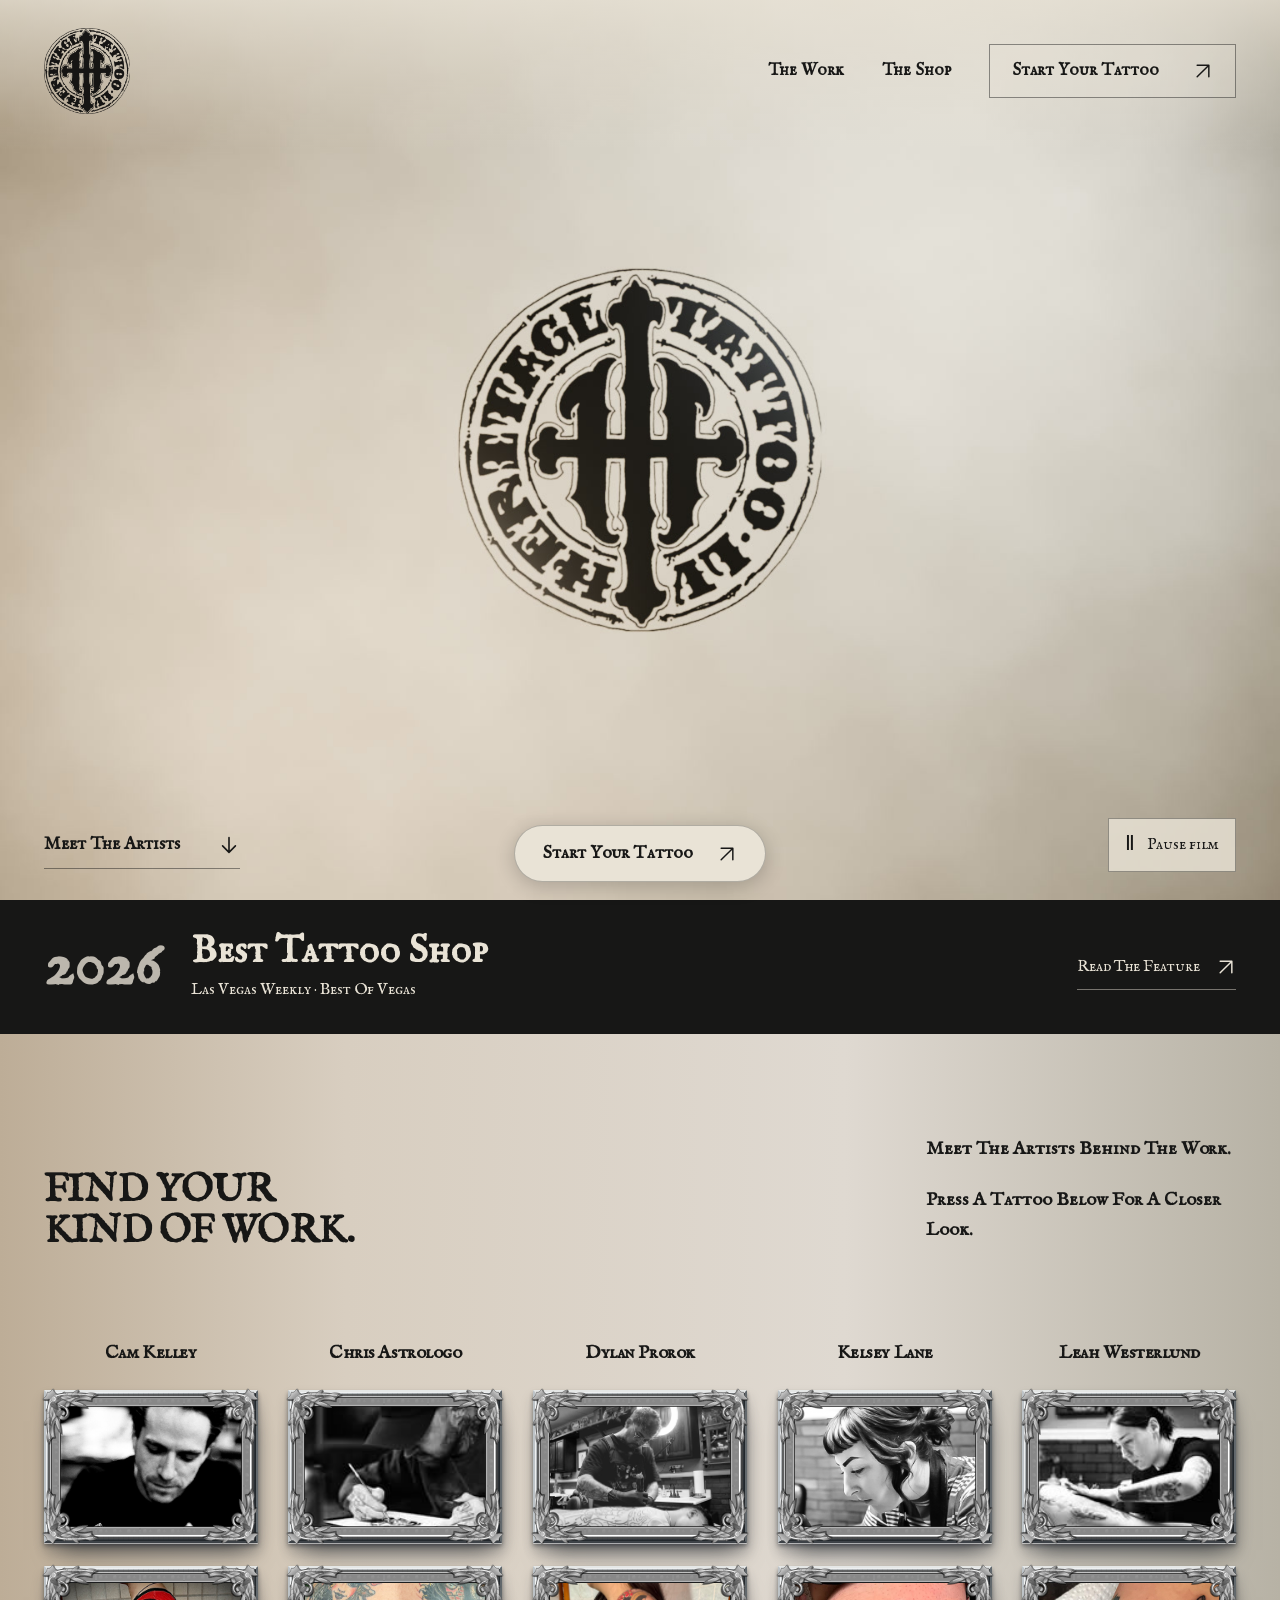
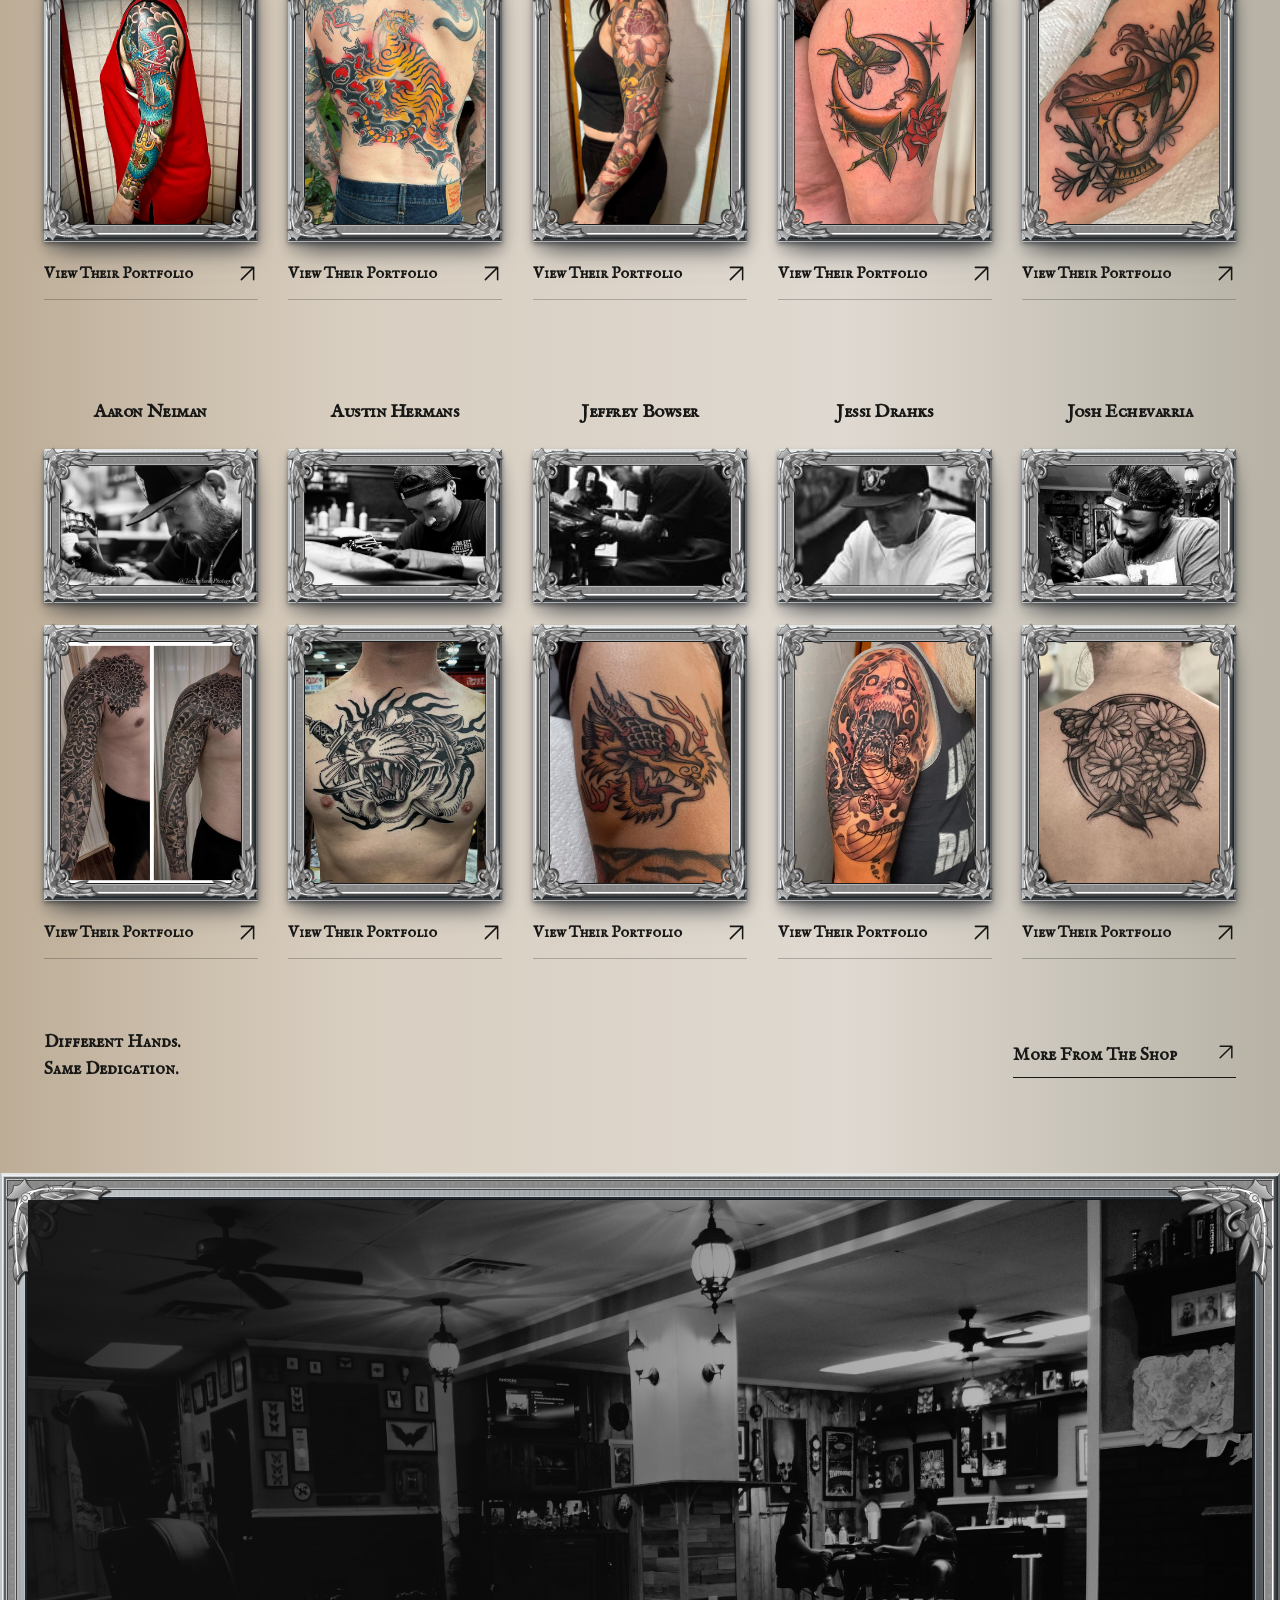
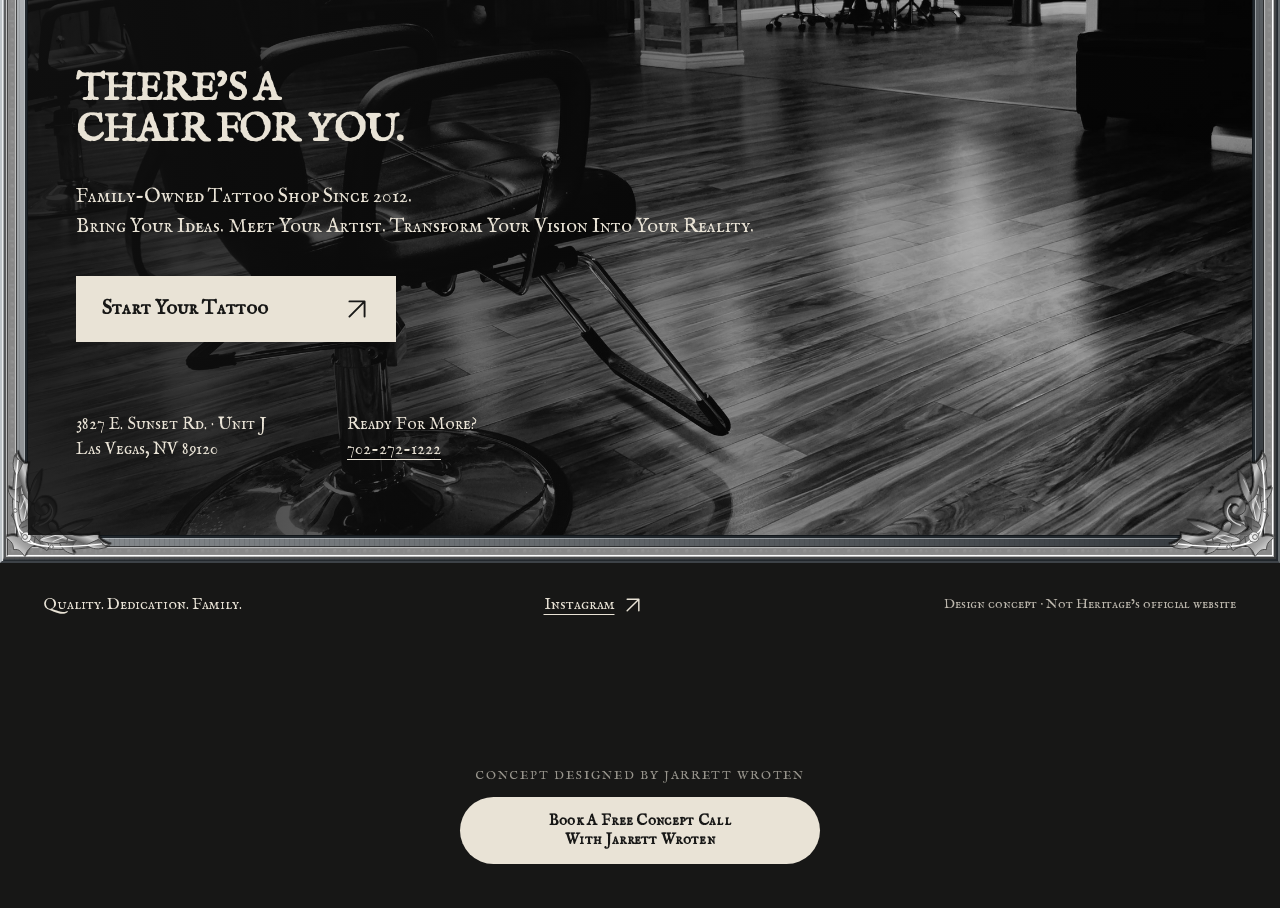
<file: index.html>
<!doctype html>
<html lang="en">
<head>
  <meta charset="utf-8">
  <meta name="viewport" content="width=device-width, initial-scale=1">
  <meta name="robots" content="noindex,nofollow">
  <meta name="theme-color" content="#171716">
  <title>Heritage Tattoo | Made Here. Worn Forever.</title>
  <meta name="description" content="A cinematic website design concept for Heritage Tattoo, Las Vegas.">
  <meta property="og:type" content="website">
  <meta property="og:site_name" content="Heritage Tattoo">
  <meta property="og:title" content="Heritage Tattoo | Made Here. Worn Forever.">
  <meta property="og:description" content="A cinematic website design concept for Heritage Tattoo, Las Vegas.">
  <meta property="og:url" content="https://heritage.jarrettwroten.com/">
  <meta property="og:image" content="https://heritage.jarrettwroten.com/assets/heritage-share-logo-v1.png">
  <meta property="og:image:secure_url" content="https://heritage.jarrettwroten.com/assets/heritage-share-logo-v1.png">
  <meta property="og:image:type" content="image/png">
  <meta property="og:image:width" content="1730">
  <meta property="og:image:height" content="909">
  <meta property="og:image:alt" content="The complete Heritage Tattoo Las Vegas logo centered on a charcoal background.">
  <meta name="twitter:card" content="summary_large_image">
  <meta name="twitter:title" content="Heritage Tattoo | Made Here. Worn Forever.">
  <meta name="twitter:description" content="A cinematic website design concept for Heritage Tattoo, Las Vegas.">
  <meta name="twitter:image" content="https://heritage.jarrettwroten.com/assets/heritage-share-logo-v1.png">
  <meta name="twitter:image:alt" content="The complete Heritage Tattoo Las Vegas logo centered on a charcoal background.">
  <link rel="icon" href="assets/heritage-logo.png">
  <link rel="preload" href="assets/im-fell-english-sc-400.woff2" as="font" type="font/woff2" crossorigin>
  <link rel="stylesheet" href="styles.css?v=matched-headline-size-20260927">
  <link rel="stylesheet" href="framed.css?v=edge-frame-roster-20260927">
  <script src="assets/vendor/lenis-1.3.26/dist/lenis.min.js" defer></script>
  <script src="assets/smooth-scroll.js?v=tau-041" defer></script>
  <script src="app.js?v=single-play-film-20260926" defer></script>
<script type="text/javascript">(function(w,d){w.clarity=w.clarity||function(){(w.clarity.q=w.clarity.q||[]).push(arguments)};var done=0,ev=["scroll","pointerdown","keydown"],o={passive:true,capture:true};function go(){if(done)return;done=1;ev.forEach(function(e){w.removeEventListener(e,go,o)});var t=d.createElement("script");t.async=1;t.src="https://www.clarity.ms/tag/yvve5xueah";var y=d.getElementsByTagName("script")[0];y.parentNode.insertBefore(t,y)}ev.forEach(function(e){w.addEventListener(e,go,o)});function idle(){w.requestIdleCallback?w.requestIdleCallback(go,{timeout:2500}):setTimeout(go,2500)}d.readyState==="complete"?idle():w.addEventListener("load",idle,{once:true})})(window,document);clarity("set","site","heritage");</script>
</head>
<body class="framed-draft">
  <a class="skip-link" href="#work">Skip to the work</a>
  <header class="site-header">
    <a class="brand" href="#top" aria-label="Heritage Tattoo, back to top"><img src="assets/heritage-logo.png" width="590" height="593" alt="Heritage Tattoo Las Vegas"></a>
    <nav aria-label="Main navigation">
      <a href="#work">The Work</a>
      <a href="#visit">The Shop</a>
      <a class="booking-link" href="https://heritagetattoolv.com/book" target="_blank" rel="noopener">Start Your Tattoo <svg class="icon-arrow" viewBox="0 0 24 24" aria-hidden="true" focusable="false"><path d="M5 19 19 5M5 5h14v14"/></svg></a>
    </nav>
  </header>
  <main id="top">
    <section class="opening-film" aria-labelledby="opening-title">
      <div class="film-stage">
        <video id="opening-film" class="opening-film-media" autoplay muted playsinline preload="auto" controls poster="assets/opening-film/heritage-ink-poster.jpg" aria-label="An original animated ink film forming Heritage Tattoo’s official mark on paper">
          <source src="assets/opening-film/heritage-ink-opening.mp4" type="video/mp4">
        </video>
        <div class="film-top-shade" aria-hidden="true"></div>
        <div class="film-title">
          <h1 id="opening-title">MADE HERE.<br>WORN FOREVER.</h1>
          <p>Custom Tattooing in Las Vegas since 2012.<br>Quality. Dedication. Family.</p>
        </div>
        <div class="film-actions">
          <a href="#work">Meet The Artists <svg class="icon-arrow" viewBox="0 0 24 24" aria-hidden="true" focusable="false"><path d="M12 4v16m-7-7 7 7 7-7"/></svg></a>
          <button class="film-toggle" type="button" aria-label="Pause opening film" aria-pressed="false" hidden><span class="film-state-icon" aria-hidden="true">Ⅱ</span><span class="film-state-label">Pause film</span></button>
        </div>
      </div>
    </section>

    <div class="work-passage">
    <aside class="award" aria-label="Las Vegas Weekly award recognition">
      <a class="award-link" href="https://lasvegasweekly.com/news/2026/aug/27/best-tattoo-shop-heritage-tattoo/" target="_blank" rel="noopener" aria-label="Read Las Vegas Weekly’s 2026 Best Tattoo Shop recognition for Heritage Tattoo">
        <span class="award-year">2026</span>
        <span class="award-copy"><strong>Best Tattoo Shop</strong><span>Las Vegas Weekly · Best Of Vegas</span></span>
        <span class="award-source">Read The Feature <svg class="icon-arrow" viewBox="0 0 24 24" aria-hidden="true" focusable="false"><path d="M5 19 19 5M5 5h14v14"/></svg></span>
      </a>
    </aside>

    <section class="work" id="work" aria-labelledby="work-title">
      <img class="work-logo" src="assets/heritage-logo.png" width="590" height="593" alt="" aria-hidden="true">
      <div class="work-intro">
        <h2 id="work-title">FIND YOUR<br>KIND OF WORK.</h2>
        <div><p>Meet The Artists Behind The Work.</p><p>Press A Tattoo Below For A Closer Look.</p></div>
      </div>
      <div class="artist-grid">
        <article class="artist" aria-labelledby="artist-cam">
          <h3 id="artist-cam">Cam Kelley</h3>
          <div class="picture-frame portrait-frame"><img class="artist-portrait" style="object-position:50% 0%" src="assets/artists/cam-kelley-portrait.jpg" alt="Cam Kelley concentrating on his tattoo work" width="585" height="883" loading="lazy"></div>
          <div class="artist-work">
            <button class="artist-detail picture-frame work-frame" type="button" data-art="assets/artists/cam-kelley-work-jpeg.jpg" data-caption="Japanese dragon sleeve by Cam Kelley" aria-label="View Cam Kelley’s dragon sleeve in detail">
              <img src="assets/artists/cam-kelley-work-jpeg.jpg" alt="A turquoise and red Japanese dragon sleeve by Cam Kelley" width="1878" height="2504" loading="lazy">
            </button>
            <a class="artist-portfolio" href="https://www.cameronkelleytattoo.com/portfolio" rel="noreferrer" aria-label="View Cam Kelley’s portfolio">View Their Portfolio <svg class="icon-arrow" viewBox="0 0 24 24" aria-hidden="true" focusable="false"><path d="M5 19 19 5M5 5h14v14"/></svg></a>
          </div>
        </article>
        <article class="artist" aria-labelledby="artist-chris">
          <h3 id="artist-chris">Chris Astrologo</h3>
          <div class="picture-frame portrait-frame"><img class="artist-portrait" src="assets/artists/chris-astrologo-portrait-instagram.jpg" alt="Chris Astrologo drawing, from Heritage’s named artist highlight" width="150" height="150" loading="lazy"></div>
          <div class="artist-work">
            <button class="artist-detail picture-frame work-frame" type="button" data-art="assets/artists/chris-astrologo-work-tiger.jpg" data-caption="Tiger and rocks by Chris Astrologo" aria-label="View Chris Astrologo’s tiger back tattoo in detail">
              <img src="assets/artists/chris-astrologo-work-tiger.jpg" alt="An orange tiger, black rocks and red background tattooed on a back by Chris Astrologo" width="720" height="960" loading="lazy">
            </button>
            <a class="artist-portfolio" href="https://www.instagram.com/chrisastrologo/" rel="noreferrer" aria-label="View Chris Astrologo’s portfolio">View Their Portfolio <svg class="icon-arrow" viewBox="0 0 24 24" aria-hidden="true" focusable="false"><path d="M5 19 19 5M5 5h14v14"/></svg></a>
          </div>
        </article>
        <article class="artist" aria-labelledby="artist-dylan">
          <h3 id="artist-dylan">Dylan Prorok</h3>
          <div class="picture-frame portrait-frame"><img class="artist-portrait" src="assets/artists/dylan-prorok-portrait.webp" alt="Dylan Prorok tattooing at Heritage" width="1500" height="1000" loading="lazy"></div>
          <div class="artist-work">
            <button class="artist-detail picture-frame work-frame" type="button" data-art="assets/artists/dylan-prorok-work.jpg" data-caption="Peony and cherry blossom sleeve by Dylan Prorok" aria-label="View Dylan Prorok’s peony and cherry blossom sleeve in detail">
              <img src="assets/artists/dylan-prorok-work.jpg" alt="A peony and cherry blossom sleeve by Dylan Prorok" width="1536" height="2048" loading="lazy">
            </button>
            <a class="artist-portfolio" href="https://www.dylanprorok.com/portfolio" rel="noreferrer" aria-label="View Dylan Prorok’s portfolio">View Their Portfolio <svg class="icon-arrow" viewBox="0 0 24 24" aria-hidden="true" focusable="false"><path d="M5 19 19 5M5 5h14v14"/></svg></a>
          </div>
        </article>
        <article class="artist" aria-labelledby="artist-kelsey">
          <h3 id="artist-kelsey">Kelsey Lane</h3>
          <div class="picture-frame portrait-frame"><img class="artist-portrait" style="object-position:50% 20%" src="assets/artist-kelsey.jpg" alt="Kelsey Lane tattooing at Heritage" width="480" height="640" loading="lazy"></div>
          <div class="artist-work">
            <button class="artist-detail picture-frame work-frame" type="button" data-art="assets/kelsey-2.jpg" data-caption="Moon, moth & rose by Kelsey Lane" aria-label="View Kelsey Lane’s moon, moth and rose tattoo in detail">
              <img src="assets/kelsey-2.jpg" alt="A crescent moon, moth and rose tattoo by Kelsey Lane" width="687" height="916" loading="lazy">
            </button>
            <a class="artist-portfolio" href="https://heritagetattoolv.com/kelsey" rel="noreferrer" aria-label="View Kelsey Lane’s portfolio">View Their Portfolio <svg class="icon-arrow" viewBox="0 0 24 24" aria-hidden="true" focusable="false"><path d="M5 19 19 5M5 5h14v14"/></svg></a>
          </div>
        </article>
        <article class="artist" aria-labelledby="artist-leah">
          <h3 id="artist-leah">Leah Westerlund</h3>
          <div class="picture-frame portrait-frame"><img class="artist-portrait" src="assets/artists/leah-portrait-highlight-150.jpg" alt="Leah Westerlund at work, from Heritage’s named artist highlight" width="150" height="150" loading="lazy"></div>
          <div class="artist-work">
            <button class="artist-detail picture-frame work-frame" type="button" data-art="assets/artists/leah-work-jasmine-tea-full.jpg" data-caption="Jasmine tea by Leah Westerlund" aria-label="View Leah Westerlund’s jasmine tea tattoo in detail">
              <img src="assets/artists/leah-work-jasmine-tea-full.jpg" alt="A gold teacup with jasmine flowers tattooed by Leah Westerlund" width="1440" height="1440" loading="lazy">
            </button>
            <a class="artist-portfolio" href="https://www.instagram.com/westerlund.tattoos/" rel="noreferrer" aria-label="View Leah Westerlund’s portfolio">View Their Portfolio <svg class="icon-arrow" viewBox="0 0 24 24" aria-hidden="true" focusable="false"><path d="M5 19 19 5M5 5h14v14"/></svg></a>
          </div>
        </article>
        <article class="artist" aria-labelledby="artist-aaron">
          <h3 id="artist-aaron">Aaron Neiman</h3>
          <div class="picture-frame portrait-frame"><img class="artist-portrait" src="assets/artist-aaron.jpg" alt="Aaron Neiman concentrating on a tattoo" width="1920" height="1281" loading="lazy"></div>
          <div class="artist-work">
            <button class="artist-detail picture-frame work-frame" type="button" data-art="assets/aaron-4.jpg" data-caption="Ornamental sleeve by Aaron Neiman" aria-label="View Aaron Neiman’s ornamental sleeve in detail">
              <img src="assets/aaron-4.jpg" alt="Two views of a black ornamental sleeve by Aaron Neiman" width="911" height="916" loading="lazy">
            </button>
            <a class="artist-portfolio" href="https://heritagetattoolv.com/aaron" rel="noreferrer" aria-label="View Aaron Neiman’s portfolio">View Their Portfolio <svg class="icon-arrow" viewBox="0 0 24 24" aria-hidden="true" focusable="false"><path d="M5 19 19 5M5 5h14v14"/></svg></a>
          </div>
        </article>
        <article class="artist" aria-labelledby="artist-austin">
          <h3 id="artist-austin">Austin Hermans</h3>
          <div class="picture-frame portrait-frame"><img class="artist-portrait" src="assets/artists/austin-hermans-site-original.jpg" alt="Austin Hermans working on a tattoo" width="2894" height="1926" loading="lazy"></div>
          <div class="artist-work">
            <button class="artist-detail picture-frame work-frame" type="button" data-art="assets/artists/austin-hermans-work.jpg" data-caption="Tiger and swords by Austin Hermans" aria-label="View Austin Hermans’s tiger and swords chest tattoo in detail">
              <img src="assets/artists/austin-hermans-work.jpg" alt="A bold tiger and swords chest tattoo by Austin Hermans" width="1440" height="1644" loading="lazy">
            </button>
            <a class="artist-portfolio" href="https://www.instagram.com/okayaustinart/" rel="noreferrer" aria-label="View Austin Hermans’s portfolio">View Their Portfolio <svg class="icon-arrow" viewBox="0 0 24 24" aria-hidden="true" focusable="false"><path d="M5 19 19 5M5 5h14v14"/></svg></a>
          </div>
        </article>
        <article class="artist" aria-labelledby="artist-jeffrey">
          <h3 id="artist-jeffrey">Jeffrey Bowser</h3>
          <div class="picture-frame portrait-frame"><img class="artist-portrait" src="assets/artists/jeffrey-bowser-portrait-instagram.jpg" alt="Jeffrey Bowser at work, from Heritage’s named artist highlight" width="150" height="150" loading="lazy"></div>
          <div class="artist-work">
            <button class="artist-detail picture-frame work-frame" type="button" data-art="assets/artists/jeffrey-bowser-work-dragon.jpg" data-caption="Golden dragon by Jeffrey Bowser" aria-label="View Jeffrey Bowser’s golden dragon tattoo in detail">
              <img src="assets/artists/jeffrey-bowser-work-dragon.jpg" alt="A golden, red and black dragon head tattoo by Jeffrey Bowser" width="720" height="960" loading="lazy">
            </button>
            <a class="artist-portfolio" href="https://www.instagram.com/jckbtattoos/" rel="noreferrer" aria-label="View Jeffrey Bowser’s portfolio">View Their Portfolio <svg class="icon-arrow" viewBox="0 0 24 24" aria-hidden="true" focusable="false"><path d="M5 19 19 5M5 5h14v14"/></svg></a>
          </div>
        </article>
        <article class="artist" aria-labelledby="artist-jessi">
          <h3 id="artist-jessi">Jessi Drahks</h3>
          <div class="picture-frame portrait-frame"><img class="artist-portrait" style="object-position:50% 20%" src="assets/artists/jessi-drahks-portrait-thumb.jpg" alt="Jessi Drahks at work, from Heritage’s named artist highlight" width="150" height="150" loading="lazy"></div>
          <div class="artist-work">
            <button class="artist-detail picture-frame work-frame" type="button" data-art="assets/artists/jessi-drahks-work-candidate.jpg" data-caption="Reaper and snake cover-up by Jessi Drahks" aria-label="View Jessi Drahks’s reaper and snake tattoo in detail">
              <img src="assets/artists/jessi-drahks-work-candidate.jpg" alt="A black-and-gray reaper and snake upper-arm tattoo by Jessi Drahks" width="720" height="1280" loading="lazy">
            </button>
            <a class="artist-portfolio" href="https://www.instagram.com/jessi.drahks/" rel="noreferrer" aria-label="View Jessi Drahks’s portfolio">View Their Portfolio <svg class="icon-arrow" viewBox="0 0 24 24" aria-hidden="true" focusable="false"><path d="M5 19 19 5M5 5h14v14"/></svg></a>
          </div>
        </article>
        <article class="artist" aria-labelledby="artist-josh">
          <h3 id="artist-josh">Josh Echevarria</h3>
          <div class="picture-frame portrait-frame"><img class="artist-portrait" style="object-position:50% 20%" src="assets/artists/josh-echevarria-portrait.jpeg" alt="Josh Echevarria, also known as Josh Etch, tattooing" width="439" height="530" loading="lazy"></div>
          <div class="artist-work">
            <button class="artist-detail picture-frame work-frame" type="button" data-art="assets/artists/josh-echevarria-work.jpeg" data-caption="Flowers and butterfly by Josh Echevarria" aria-label="View Josh Echevarria’s floral back tattoo in detail">
              <img src="assets/artists/josh-echevarria-work.jpeg" alt="A floral and butterfly upper-back tattoo by Josh Echevarria" width="842" height="916" loading="lazy">
            </button>
            <a class="artist-portfolio" href="https://heritagetattoolv.com/josh" rel="noreferrer" aria-label="View Josh Echevarria’s portfolio">View Their Portfolio <svg class="icon-arrow" viewBox="0 0 24 24" aria-hidden="true" focusable="false"><path d="M5 19 19 5M5 5h14v14"/></svg></a>
          </div>
        </article>
      </div>
      <div class="work-outro"><p>Different Hands.<br>Same Dedication.</p><a href="https://www.instagram.com/heritagetattoolv/" target="_blank" rel="noopener">More From The Shop <svg class="icon-arrow" viewBox="0 0 24 24" aria-hidden="true" focusable="false"><path d="M5 19 19 5M5 5h14v14"/></svg></a></div>
    </section>

    </div>

    <section class="visit" id="visit" aria-labelledby="visit-title">
      <div class="picture-frame visit-frame"><img class="visit-photo" src="assets/shop-chair.jpg" alt="The chairs, artwork and working space inside Heritage Tattoo" width="2500" height="1661" loading="lazy"></div>
      <div class="visit-copy">
        <h2 id="visit-title">THERE’S A<br>CHAIR FOR YOU.</h2>
        <p>Family-Owned Tattoo Shop Since 2012.<br> Bring Your Ideas. Meet Your Artist. Transform Your Vision Into Your Reality.</p>
        <a class="primary-action" href="https://heritagetattoolv.com/book" target="_blank" rel="noopener">Start Your Tattoo <svg class="icon-arrow" viewBox="0 0 24 24" aria-hidden="true" focusable="false"><path d="M5 19 19 5M5 5h14v14"/></svg></a>
        <div class="visit-details"><address>3827 E. Sunset Rd. · Unit J<br>Las Vegas, NV 89120</address><p>Ready For More?<br><a href="tel:+17022721222">702-272-1222</a></p></div>
      </div>
    </section>
  </main>
  <footer><p>Quality. Dedication. Family.</p><a href="https://www.instagram.com/heritagetattoolv/" target="_blank" rel="noopener">Instagram <svg class="icon-arrow" viewBox="0 0 24 24" aria-hidden="true" focusable="false"><path d="M5 19 19 5M5 5h14v14"/></svg></a><span>Design concept · Not Heritage’s official website</span></footer>
  <a class="floating-booking" href="https://heritagetattoolv.com/book" target="_blank" rel="noopener">Start Your Tattoo <svg class="icon-arrow" viewBox="0 0 24 24" aria-hidden="true" focusable="false"><path d="M5 19 19 5M5 5h14v14"/></svg></a>
  <dialog class="art-dialog" aria-labelledby="detail-caption"><button class="dialog-close" type="button" aria-label="Close artwork detail">Close <span aria-hidden="true">×</span></button><div class="picture-frame modal-frame"><img alt=""></div><p id="detail-caption"></p></dialog>
<!-- jw-book:start -->
<style>
.jw-book{position:relative;z-index:50;clear:both;display:flex;flex-direction:column;align-items:center;gap:12px;padding:40px 20px calc(44px + env(safe-area-inset-bottom));background:#171716;text-align:center;font-family:inherit;margin:0}
.jw-book__by{margin:0;font:inherit;font-size:12px;letter-spacing:.14em;text-transform:uppercase;color:rgba(233,227,214,.62)}
.jw-book__btn{display:inline-flex;align-items:center;justify-content:center;min-height:48px;padding:14px 28px;border-radius:999px;background:#e9e3d6;color:#171716;font:inherit;font-size:15px;font-weight:600;letter-spacing:.02em;line-height:1.3;text-decoration:none;text-align:center;text-wrap:balance;max-width:min(100%,360px);box-sizing:border-box;transition:transform .2s ease,filter .2s ease}
.jw-book__btn:hover{transform:translateY(-1px);filter:brightness(1.08)}
.jw-book__btn:focus-visible{outline:2px solid #e9e3d6;outline-offset:4px}
</style>
<aside class="jw-book" aria-label="Concept designed by Jarrett Wroten">
<p class="jw-book__by">Concept designed by Jarrett Wroten</p>
<a class="jw-book__btn" href="https://jarrettwroten.com/book/" target="_blank" rel="noopener">Book A Free Concept Call With Jarrett Wroten</a>
</aside>
<!-- jw-book:end -->
</body>
</html>
</file>
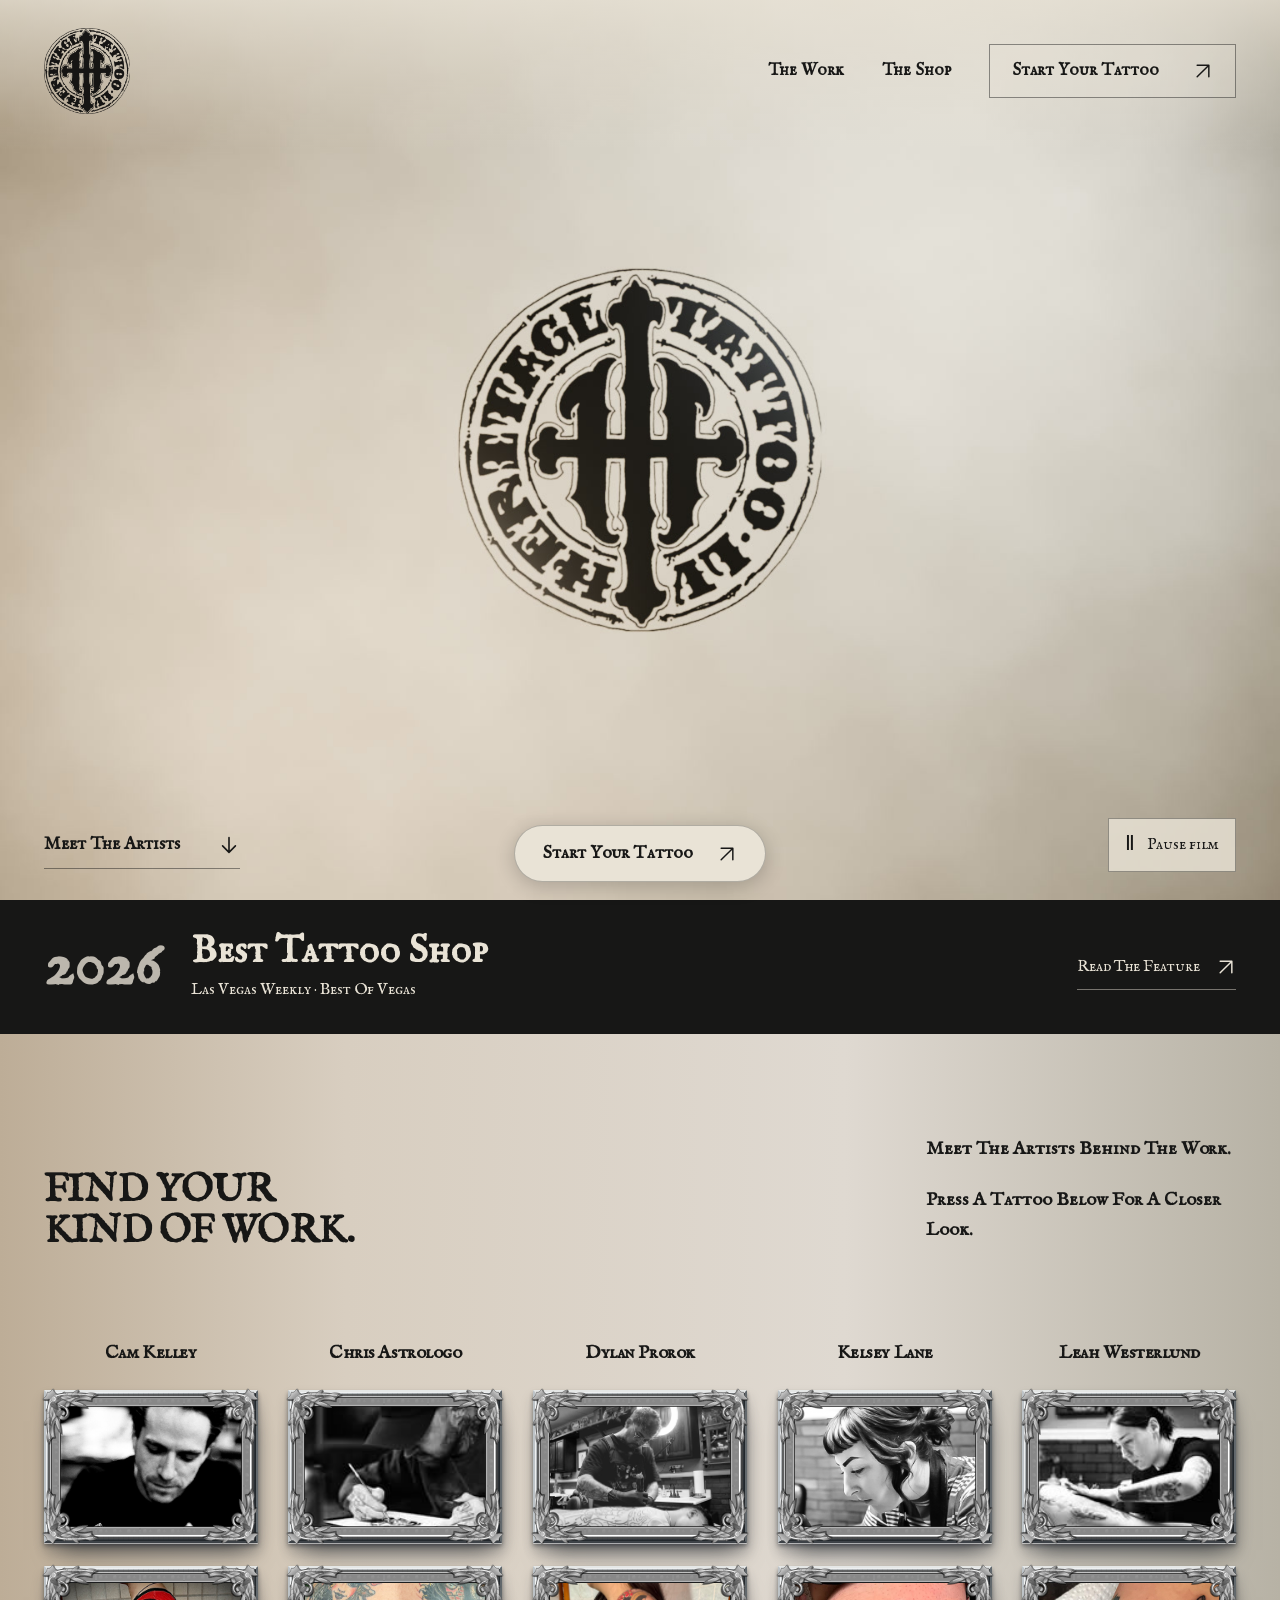
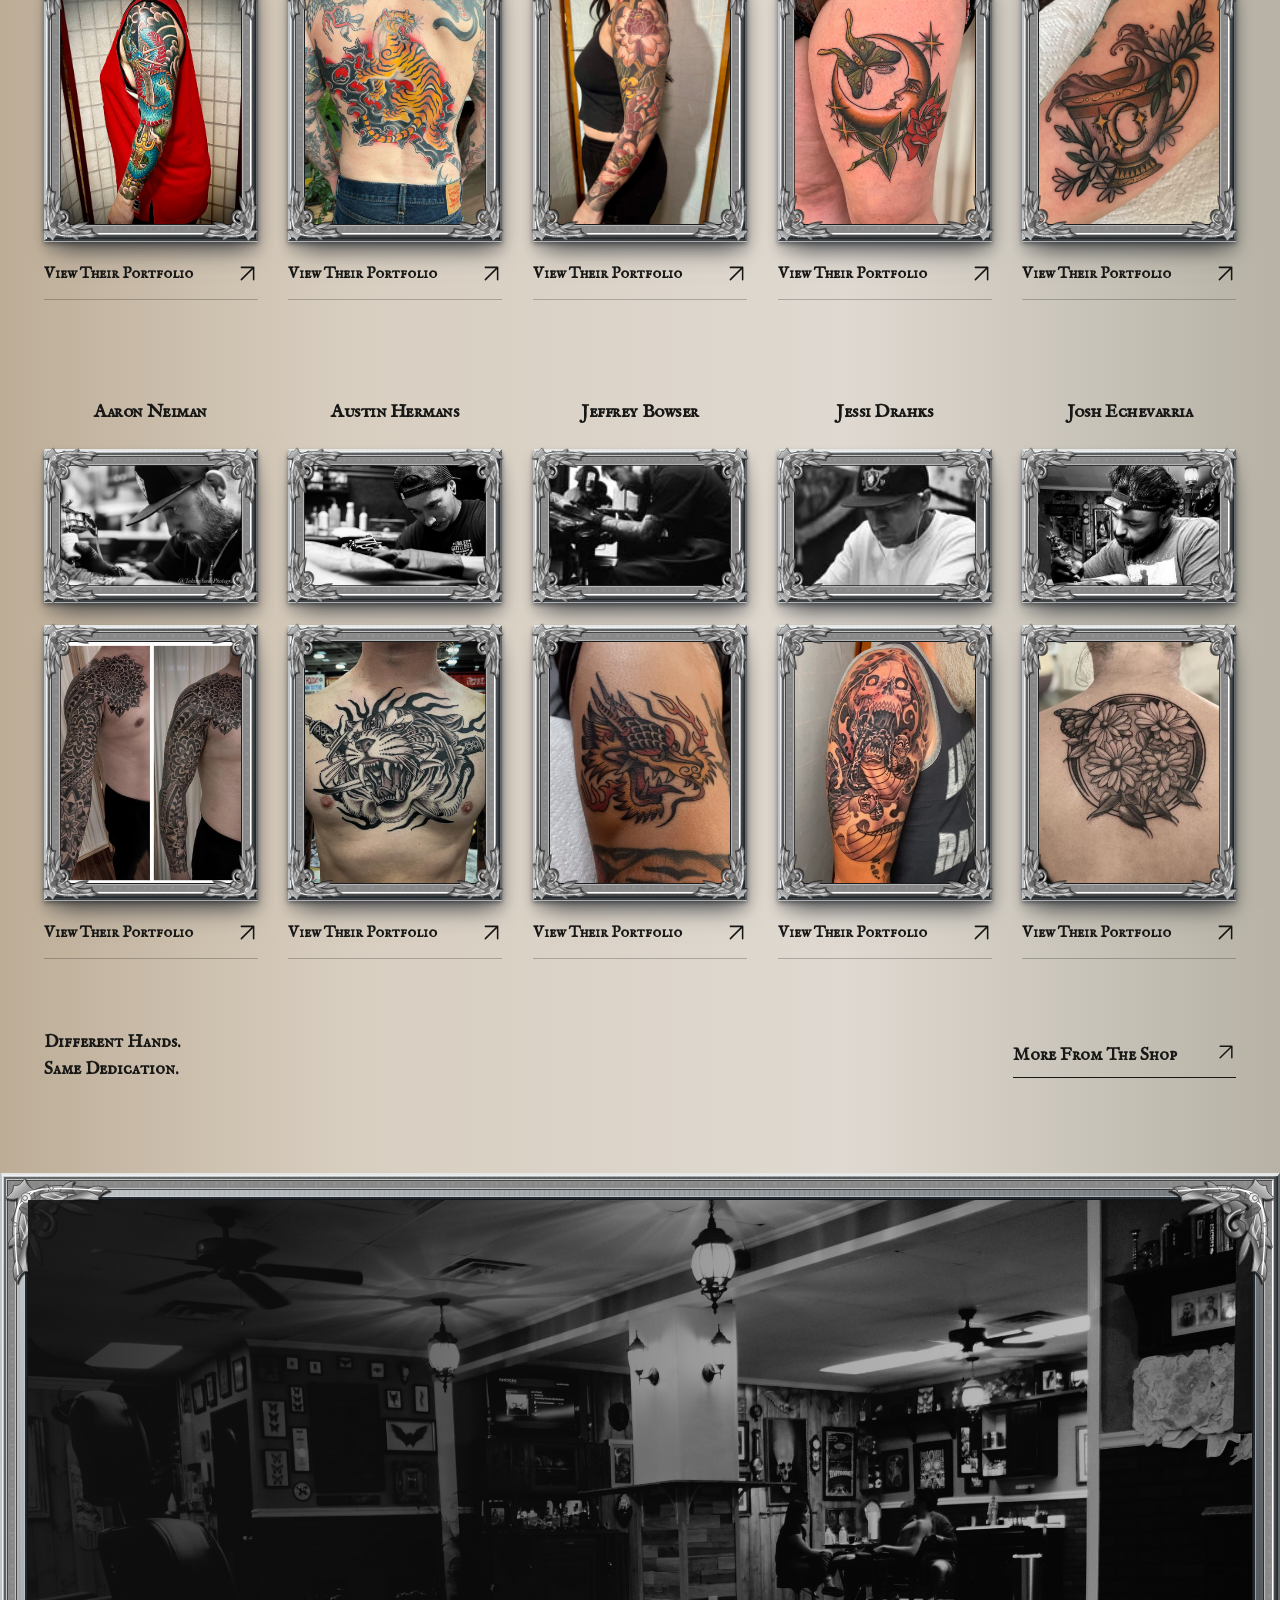
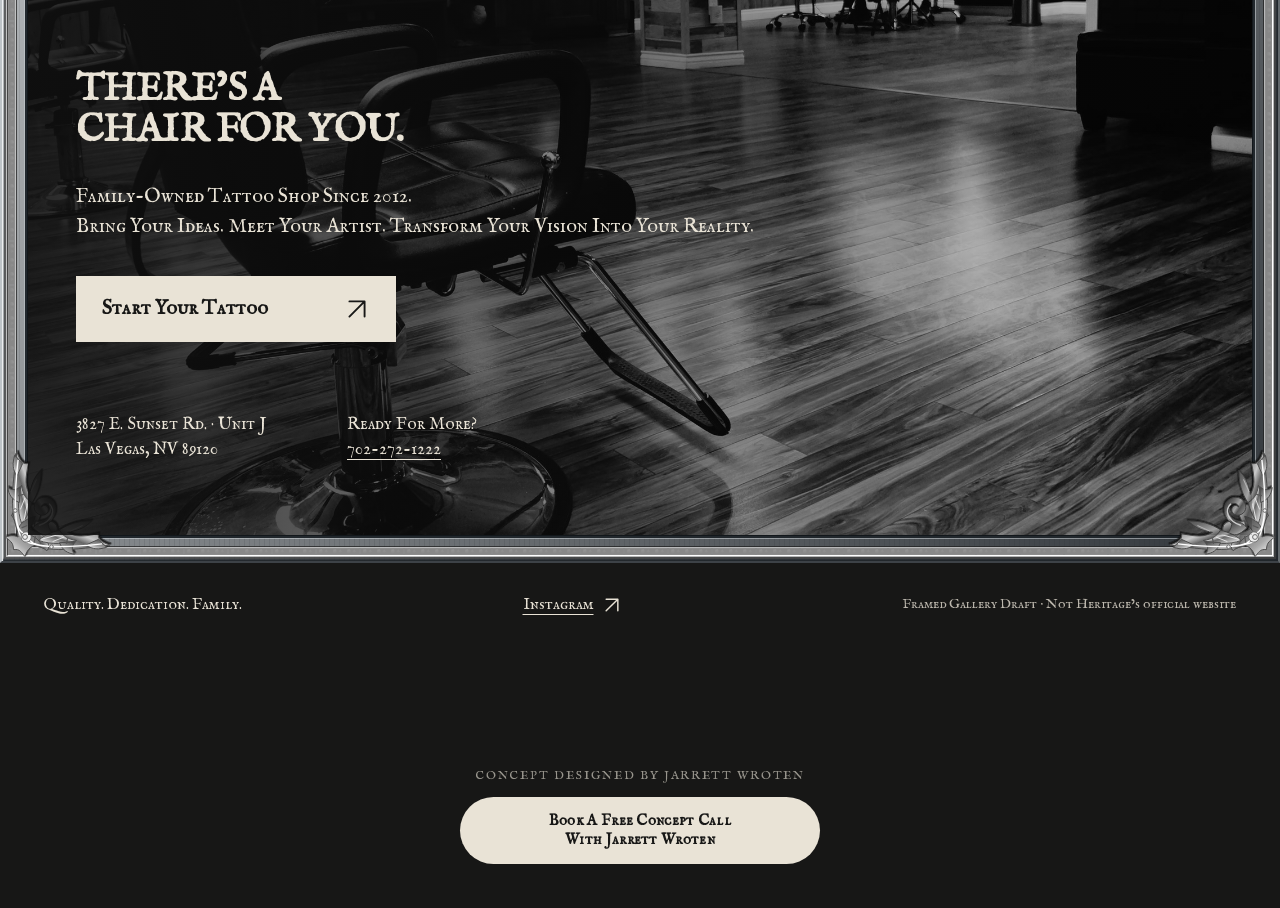
<file: framed.html>
<!doctype html>
<html lang="en">
<head>
  <meta charset="utf-8">
  <meta name="viewport" content="width=device-width, initial-scale=1">
  <meta name="robots" content="noindex,nofollow">
  <meta name="theme-color" content="#171716">
  <title>Heritage Tattoo | Framed Gallery Draft</title>
  <meta name="description" content="A cinematic website design concept for Heritage Tattoo, Las Vegas.">
  <meta property="og:type" content="website">
  <meta property="og:site_name" content="Heritage Tattoo">
  <meta property="og:title" content="Heritage Tattoo | Framed Gallery Draft">
  <meta property="og:description" content="A cinematic website design concept for Heritage Tattoo, Las Vegas.">
  <meta property="og:url" content="https://heritage.jarrettwroten.com/framed.html">
  <meta property="og:image" content="https://heritage.jarrettwroten.com/assets/heritage-share-logo-v1.png">
  <meta property="og:image:secure_url" content="https://heritage.jarrettwroten.com/assets/heritage-share-logo-v1.png">
  <meta property="og:image:type" content="image/png">
  <meta property="og:image:width" content="1730">
  <meta property="og:image:height" content="909">
  <meta property="og:image:alt" content="The complete Heritage Tattoo Las Vegas logo centered on a charcoal background.">
  <meta name="twitter:card" content="summary_large_image">
  <meta name="twitter:title" content="Heritage Tattoo | Framed Gallery Draft">
  <meta name="twitter:description" content="A cinematic website design concept for Heritage Tattoo, Las Vegas.">
  <meta name="twitter:image" content="https://heritage.jarrettwroten.com/assets/heritage-share-logo-v1.png">
  <meta name="twitter:image:alt" content="The complete Heritage Tattoo Las Vegas logo centered on a charcoal background.">
  <link rel="icon" href="assets/heritage-logo.png">
  <link rel="preload" href="assets/im-fell-english-sc-400.woff2" as="font" type="font/woff2" crossorigin>
  <link rel="stylesheet" href="styles.css?v=matched-headline-size-20260927">
  <link rel="stylesheet" href="framed.css?v=edge-frame-roster-20260927">
  <script src="assets/vendor/lenis-1.3.26/dist/lenis.min.js" defer></script>
  <script src="assets/smooth-scroll.js?v=tau-041" defer></script>
  <script src="app.js?v=single-play-film-20260926" defer></script>
<script type="text/javascript">(function(w,d){w.clarity=w.clarity||function(){(w.clarity.q=w.clarity.q||[]).push(arguments)};var done=0,ev=["scroll","pointerdown","keydown"],o={passive:true,capture:true};function go(){if(done)return;done=1;ev.forEach(function(e){w.removeEventListener(e,go,o)});var t=d.createElement("script");t.async=1;t.src="https://www.clarity.ms/tag/yvve5xueah";var y=d.getElementsByTagName("script")[0];y.parentNode.insertBefore(t,y)}ev.forEach(function(e){w.addEventListener(e,go,o)});function idle(){w.requestIdleCallback?w.requestIdleCallback(go,{timeout:2500}):setTimeout(go,2500)}d.readyState==="complete"?idle():w.addEventListener("load",idle,{once:true})})(window,document);clarity("set","site","heritage");</script>
</head>
<body class="framed-draft">
  <a class="skip-link" href="#work">Skip to the work</a>
  <header class="site-header">
    <a class="brand" href="#top" aria-label="Heritage Tattoo, back to top"><img src="assets/heritage-logo.png" width="590" height="593" alt="Heritage Tattoo Las Vegas"></a>
    <nav aria-label="Main navigation">
      <a href="#work">The Work</a>
      <a href="#visit">The Shop</a>
      <a class="booking-link" href="https://heritagetattoolv.com/book" target="_blank" rel="noopener">Start Your Tattoo <svg class="icon-arrow" viewBox="0 0 24 24" aria-hidden="true" focusable="false"><path d="M5 19 19 5M5 5h14v14"/></svg></a>
    </nav>
  </header>
  <main id="top">
    <section class="opening-film" aria-labelledby="opening-title">
      <div class="film-stage">
        <video id="opening-film" class="opening-film-media" autoplay muted playsinline preload="auto" controls poster="assets/opening-film/heritage-ink-poster.jpg" aria-label="An original animated ink film forming Heritage Tattoo’s official mark on paper">
          <source src="assets/opening-film/heritage-ink-opening.mp4" type="video/mp4">
        </video>
        <div class="film-top-shade" aria-hidden="true"></div>
        <div class="film-title">
          <h1 id="opening-title">MADE HERE.<br>WORN FOREVER.</h1>
          <p>Custom Tattooing in Las Vegas since 2012.<br>Quality. Dedication. Family.</p>
        </div>
        <div class="film-actions">
          <a href="#work">Meet The Artists <svg class="icon-arrow" viewBox="0 0 24 24" aria-hidden="true" focusable="false"><path d="M12 4v16m-7-7 7 7 7-7"/></svg></a>
          <button class="film-toggle" type="button" aria-label="Pause opening film" aria-pressed="false" hidden><span class="film-state-icon" aria-hidden="true">Ⅱ</span><span class="film-state-label">Pause film</span></button>
        </div>
      </div>
    </section>

    <div class="work-passage">
    <aside class="award" aria-label="Las Vegas Weekly award recognition">
      <a class="award-link" href="https://lasvegasweekly.com/news/2026/aug/27/best-tattoo-shop-heritage-tattoo/" target="_blank" rel="noopener" aria-label="Read Las Vegas Weekly’s 2026 Best Tattoo Shop recognition for Heritage Tattoo">
        <span class="award-year">2026</span>
        <span class="award-copy"><strong>Best Tattoo Shop</strong><span>Las Vegas Weekly · Best Of Vegas</span></span>
        <span class="award-source">Read The Feature <svg class="icon-arrow" viewBox="0 0 24 24" aria-hidden="true" focusable="false"><path d="M5 19 19 5M5 5h14v14"/></svg></span>
      </a>
    </aside>

    <section class="work" id="work" aria-labelledby="work-title">
      <img class="work-logo" src="assets/heritage-logo.png" width="590" height="593" alt="" aria-hidden="true">
      <div class="work-intro">
        <h2 id="work-title">FIND YOUR<br>KIND OF WORK.</h2>
        <div><p>Meet The Artists Behind The Work.</p><p>Press A Tattoo Below For A Closer Look.</p></div>
      </div>
      <div class="artist-grid">
        <article class="artist" aria-labelledby="artist-cam">
          <h3 id="artist-cam">Cam Kelley</h3>
          <div class="picture-frame portrait-frame"><img class="artist-portrait" style="object-position:50% 0%" src="assets/artists/cam-kelley-portrait.jpg" alt="Cam Kelley concentrating on his tattoo work" width="585" height="883" loading="lazy"></div>
          <div class="artist-work">
            <button class="artist-detail picture-frame work-frame" type="button" data-art="assets/artists/cam-kelley-work-jpeg.jpg" data-caption="Japanese dragon sleeve by Cam Kelley" aria-label="View Cam Kelley’s dragon sleeve in detail">
              <img src="assets/artists/cam-kelley-work-jpeg.jpg" alt="A turquoise and red Japanese dragon sleeve by Cam Kelley" width="1878" height="2504" loading="lazy">
            </button>
            <a class="artist-portfolio" href="https://www.cameronkelleytattoo.com/portfolio" rel="noreferrer" aria-label="View Cam Kelley’s portfolio">View Their Portfolio <svg class="icon-arrow" viewBox="0 0 24 24" aria-hidden="true" focusable="false"><path d="M5 19 19 5M5 5h14v14"/></svg></a>
          </div>
        </article>
        <article class="artist" aria-labelledby="artist-chris">
          <h3 id="artist-chris">Chris Astrologo</h3>
          <div class="picture-frame portrait-frame"><img class="artist-portrait" src="assets/artists/chris-astrologo-portrait-instagram.jpg" alt="Chris Astrologo drawing, from Heritage’s named artist highlight" width="150" height="150" loading="lazy"></div>
          <div class="artist-work">
            <button class="artist-detail picture-frame work-frame" type="button" data-art="assets/artists/chris-astrologo-work-tiger.jpg" data-caption="Tiger and rocks by Chris Astrologo" aria-label="View Chris Astrologo’s tiger back tattoo in detail">
              <img src="assets/artists/chris-astrologo-work-tiger.jpg" alt="An orange tiger, black rocks and red background tattooed on a back by Chris Astrologo" width="720" height="960" loading="lazy">
            </button>
            <a class="artist-portfolio" href="https://www.instagram.com/chrisastrologo/" rel="noreferrer" aria-label="View Chris Astrologo’s portfolio">View Their Portfolio <svg class="icon-arrow" viewBox="0 0 24 24" aria-hidden="true" focusable="false"><path d="M5 19 19 5M5 5h14v14"/></svg></a>
          </div>
        </article>
        <article class="artist" aria-labelledby="artist-dylan">
          <h3 id="artist-dylan">Dylan Prorok</h3>
          <div class="picture-frame portrait-frame"><img class="artist-portrait" src="assets/artists/dylan-prorok-portrait.webp" alt="Dylan Prorok tattooing at Heritage" width="1500" height="1000" loading="lazy"></div>
          <div class="artist-work">
            <button class="artist-detail picture-frame work-frame" type="button" data-art="assets/artists/dylan-prorok-work.jpg" data-caption="Peony and cherry blossom sleeve by Dylan Prorok" aria-label="View Dylan Prorok’s peony and cherry blossom sleeve in detail">
              <img src="assets/artists/dylan-prorok-work.jpg" alt="A peony and cherry blossom sleeve by Dylan Prorok" width="1536" height="2048" loading="lazy">
            </button>
            <a class="artist-portfolio" href="https://www.dylanprorok.com/portfolio" rel="noreferrer" aria-label="View Dylan Prorok’s portfolio">View Their Portfolio <svg class="icon-arrow" viewBox="0 0 24 24" aria-hidden="true" focusable="false"><path d="M5 19 19 5M5 5h14v14"/></svg></a>
          </div>
        </article>
        <article class="artist" aria-labelledby="artist-kelsey">
          <h3 id="artist-kelsey">Kelsey Lane</h3>
          <div class="picture-frame portrait-frame"><img class="artist-portrait" style="object-position:50% 20%" src="assets/artist-kelsey.jpg" alt="Kelsey Lane tattooing at Heritage" width="480" height="640" loading="lazy"></div>
          <div class="artist-work">
            <button class="artist-detail picture-frame work-frame" type="button" data-art="assets/kelsey-2.jpg" data-caption="Moon, moth & rose by Kelsey Lane" aria-label="View Kelsey Lane’s moon, moth and rose tattoo in detail">
              <img src="assets/kelsey-2.jpg" alt="A crescent moon, moth and rose tattoo by Kelsey Lane" width="687" height="916" loading="lazy">
            </button>
            <a class="artist-portfolio" href="https://heritagetattoolv.com/kelsey" rel="noreferrer" aria-label="View Kelsey Lane’s portfolio">View Their Portfolio <svg class="icon-arrow" viewBox="0 0 24 24" aria-hidden="true" focusable="false"><path d="M5 19 19 5M5 5h14v14"/></svg></a>
          </div>
        </article>
        <article class="artist" aria-labelledby="artist-leah">
          <h3 id="artist-leah">Leah Westerlund</h3>
          <div class="picture-frame portrait-frame"><img class="artist-portrait" src="assets/artists/leah-portrait-highlight-150.jpg" alt="Leah Westerlund at work, from Heritage’s named artist highlight" width="150" height="150" loading="lazy"></div>
          <div class="artist-work">
            <button class="artist-detail picture-frame work-frame" type="button" data-art="assets/artists/leah-work-jasmine-tea-full.jpg" data-caption="Jasmine tea by Leah Westerlund" aria-label="View Leah Westerlund’s jasmine tea tattoo in detail">
              <img src="assets/artists/leah-work-jasmine-tea-full.jpg" alt="A gold teacup with jasmine flowers tattooed by Leah Westerlund" width="1440" height="1440" loading="lazy">
            </button>
            <a class="artist-portfolio" href="https://www.instagram.com/westerlund.tattoos/" rel="noreferrer" aria-label="View Leah Westerlund’s portfolio">View Their Portfolio <svg class="icon-arrow" viewBox="0 0 24 24" aria-hidden="true" focusable="false"><path d="M5 19 19 5M5 5h14v14"/></svg></a>
          </div>
        </article>
        <article class="artist" aria-labelledby="artist-aaron">
          <h3 id="artist-aaron">Aaron Neiman</h3>
          <div class="picture-frame portrait-frame"><img class="artist-portrait" src="assets/artist-aaron.jpg" alt="Aaron Neiman concentrating on a tattoo" width="1920" height="1281" loading="lazy"></div>
          <div class="artist-work">
            <button class="artist-detail picture-frame work-frame" type="button" data-art="assets/aaron-4.jpg" data-caption="Ornamental sleeve by Aaron Neiman" aria-label="View Aaron Neiman’s ornamental sleeve in detail">
              <img src="assets/aaron-4.jpg" alt="Two views of a black ornamental sleeve by Aaron Neiman" width="911" height="916" loading="lazy">
            </button>
            <a class="artist-portfolio" href="https://heritagetattoolv.com/aaron" rel="noreferrer" aria-label="View Aaron Neiman’s portfolio">View Their Portfolio <svg class="icon-arrow" viewBox="0 0 24 24" aria-hidden="true" focusable="false"><path d="M5 19 19 5M5 5h14v14"/></svg></a>
          </div>
        </article>
        <article class="artist" aria-labelledby="artist-austin">
          <h3 id="artist-austin">Austin Hermans</h3>
          <div class="picture-frame portrait-frame"><img class="artist-portrait" src="assets/artists/austin-hermans-site-original.jpg" alt="Austin Hermans working on a tattoo" width="2894" height="1926" loading="lazy"></div>
          <div class="artist-work">
            <button class="artist-detail picture-frame work-frame" type="button" data-art="assets/artists/austin-hermans-work.jpg" data-caption="Tiger and swords by Austin Hermans" aria-label="View Austin Hermans’s tiger and swords chest tattoo in detail">
              <img src="assets/artists/austin-hermans-work.jpg" alt="A bold tiger and swords chest tattoo by Austin Hermans" width="1440" height="1644" loading="lazy">
            </button>
            <a class="artist-portfolio" href="https://www.instagram.com/okayaustinart/" rel="noreferrer" aria-label="View Austin Hermans’s portfolio">View Their Portfolio <svg class="icon-arrow" viewBox="0 0 24 24" aria-hidden="true" focusable="false"><path d="M5 19 19 5M5 5h14v14"/></svg></a>
          </div>
        </article>
        <article class="artist" aria-labelledby="artist-jeffrey">
          <h3 id="artist-jeffrey">Jeffrey Bowser</h3>
          <div class="picture-frame portrait-frame"><img class="artist-portrait" src="assets/artists/jeffrey-bowser-portrait-instagram.jpg" alt="Jeffrey Bowser at work, from Heritage’s named artist highlight" width="150" height="150" loading="lazy"></div>
          <div class="artist-work">
            <button class="artist-detail picture-frame work-frame" type="button" data-art="assets/artists/jeffrey-bowser-work-dragon.jpg" data-caption="Golden dragon by Jeffrey Bowser" aria-label="View Jeffrey Bowser’s golden dragon tattoo in detail">
              <img src="assets/artists/jeffrey-bowser-work-dragon.jpg" alt="A golden, red and black dragon head tattoo by Jeffrey Bowser" width="720" height="960" loading="lazy">
            </button>
            <a class="artist-portfolio" href="https://www.instagram.com/jckbtattoos/" rel="noreferrer" aria-label="View Jeffrey Bowser’s portfolio">View Their Portfolio <svg class="icon-arrow" viewBox="0 0 24 24" aria-hidden="true" focusable="false"><path d="M5 19 19 5M5 5h14v14"/></svg></a>
          </div>
        </article>
        <article class="artist" aria-labelledby="artist-jessi">
          <h3 id="artist-jessi">Jessi Drahks</h3>
          <div class="picture-frame portrait-frame"><img class="artist-portrait" style="object-position:50% 20%" src="assets/artists/jessi-drahks-portrait-thumb.jpg" alt="Jessi Drahks at work, from Heritage’s named artist highlight" width="150" height="150" loading="lazy"></div>
          <div class="artist-work">
            <button class="artist-detail picture-frame work-frame" type="button" data-art="assets/artists/jessi-drahks-work-candidate.jpg" data-caption="Reaper and snake cover-up by Jessi Drahks" aria-label="View Jessi Drahks’s reaper and snake tattoo in detail">
              <img src="assets/artists/jessi-drahks-work-candidate.jpg" alt="A black-and-gray reaper and snake upper-arm tattoo by Jessi Drahks" width="720" height="1280" loading="lazy">
            </button>
            <a class="artist-portfolio" href="https://www.instagram.com/jessi.drahks/" rel="noreferrer" aria-label="View Jessi Drahks’s portfolio">View Their Portfolio <svg class="icon-arrow" viewBox="0 0 24 24" aria-hidden="true" focusable="false"><path d="M5 19 19 5M5 5h14v14"/></svg></a>
          </div>
        </article>
        <article class="artist" aria-labelledby="artist-josh">
          <h3 id="artist-josh">Josh Echevarria</h3>
          <div class="picture-frame portrait-frame"><img class="artist-portrait" style="object-position:50% 20%" src="assets/artists/josh-echevarria-portrait.jpeg" alt="Josh Echevarria, also known as Josh Etch, tattooing" width="439" height="530" loading="lazy"></div>
          <div class="artist-work">
            <button class="artist-detail picture-frame work-frame" type="button" data-art="assets/artists/josh-echevarria-work.jpeg" data-caption="Flowers and butterfly by Josh Echevarria" aria-label="View Josh Echevarria’s floral back tattoo in detail">
              <img src="assets/artists/josh-echevarria-work.jpeg" alt="A floral and butterfly upper-back tattoo by Josh Echevarria" width="842" height="916" loading="lazy">
            </button>
            <a class="artist-portfolio" href="https://heritagetattoolv.com/josh" rel="noreferrer" aria-label="View Josh Echevarria’s portfolio">View Their Portfolio <svg class="icon-arrow" viewBox="0 0 24 24" aria-hidden="true" focusable="false"><path d="M5 19 19 5M5 5h14v14"/></svg></a>
          </div>
        </article>
      </div>
      <div class="work-outro"><p>Different Hands.<br>Same Dedication.</p><a href="https://www.instagram.com/heritagetattoolv/" target="_blank" rel="noopener">More From The Shop <svg class="icon-arrow" viewBox="0 0 24 24" aria-hidden="true" focusable="false"><path d="M5 19 19 5M5 5h14v14"/></svg></a></div>
    </section>

    </div>

    <section class="visit" id="visit" aria-labelledby="visit-title">
      <div class="picture-frame visit-frame"><img class="visit-photo" src="assets/shop-chair.jpg" alt="The chairs, artwork and working space inside Heritage Tattoo" width="2500" height="1661" loading="lazy"></div>
      <div class="visit-copy">
        <h2 id="visit-title">THERE’S A<br>CHAIR FOR YOU.</h2>
        <p>Family-Owned Tattoo Shop Since 2012.<br> Bring Your Ideas. Meet Your Artist. Transform Your Vision Into Your Reality.</p>
        <a class="primary-action" href="https://heritagetattoolv.com/book" target="_blank" rel="noopener">Start Your Tattoo <svg class="icon-arrow" viewBox="0 0 24 24" aria-hidden="true" focusable="false"><path d="M5 19 19 5M5 5h14v14"/></svg></a>
        <div class="visit-details"><address>3827 E. Sunset Rd. · Unit J<br>Las Vegas, NV 89120</address><p>Ready For More?<br><a href="tel:+17022721222">702-272-1222</a></p></div>
      </div>
    </section>
  </main>
  <footer><p>Quality. Dedication. Family.</p><a href="https://www.instagram.com/heritagetattoolv/" target="_blank" rel="noopener">Instagram <svg class="icon-arrow" viewBox="0 0 24 24" aria-hidden="true" focusable="false"><path d="M5 19 19 5M5 5h14v14"/></svg></a><span>Framed Gallery Draft · Not Heritage’s official website</span></footer>
  <a class="floating-booking" href="https://heritagetattoolv.com/book" target="_blank" rel="noopener">Start Your Tattoo <svg class="icon-arrow" viewBox="0 0 24 24" aria-hidden="true" focusable="false"><path d="M5 19 19 5M5 5h14v14"/></svg></a>
  <dialog class="art-dialog" aria-labelledby="detail-caption"><button class="dialog-close" type="button" aria-label="Close artwork detail">Close <span aria-hidden="true">×</span></button><div class="picture-frame modal-frame"><img alt=""></div><p id="detail-caption"></p></dialog>
<!-- jw-book:start -->
<style>
.jw-book{position:relative;z-index:50;clear:both;display:flex;flex-direction:column;align-items:center;gap:12px;padding:40px 20px calc(44px + env(safe-area-inset-bottom));background:#171716;text-align:center;font-family:inherit;margin:0}
.jw-book__by{margin:0;font:inherit;font-size:12px;letter-spacing:.14em;text-transform:uppercase;color:rgba(233,227,214,.62)}
.jw-book__btn{display:inline-flex;align-items:center;justify-content:center;min-height:48px;padding:14px 28px;border-radius:999px;background:#e9e3d6;color:#171716;font:inherit;font-size:15px;font-weight:600;letter-spacing:.02em;line-height:1.3;text-decoration:none;text-align:center;text-wrap:balance;max-width:min(100%,360px);box-sizing:border-box;transition:transform .2s ease,filter .2s ease}
.jw-book__btn:hover{transform:translateY(-1px);filter:brightness(1.08)}
.jw-book__btn:focus-visible{outline:2px solid #e9e3d6;outline-offset:4px}
</style>
<aside class="jw-book" aria-label="Concept designed by Jarrett Wroten">
<p class="jw-book__by">Concept designed by Jarrett Wroten</p>
<a class="jw-book__btn" href="https://jarrettwroten.com/book/" target="_blank" rel="noopener">Book A Free Concept Call With Jarrett Wroten</a>
</aside>
<!-- jw-book:end -->
</body>
</html>
</file>
<file: styles.css>
@font-face{font-family:Barlow;src:url('assets/barlow-400.ttf') format('truetype');font-weight:400;font-display:swap}
@font-face{font-family:Barlow;src:url('assets/barlow-600.ttf') format('truetype');font-weight:600;font-display:swap}
@font-face{font-family:Barlow;src:url('assets/barlow-700.ttf') format('truetype');font-weight:700;font-display:swap}
@font-face{font-family:'Barlow Condensed';src:url('assets/barlow-condensed-700.ttf') format('truetype');font-weight:700;font-display:swap}
@font-face{font-family:'IM Fell English SC';src:url('assets/im-fell-english-sc-400.woff2') format('woff2');font-style:normal;font-weight:400;font-display:swap}
:root{--ink:#171716;--paper:#e9e3d6;--red:#9e3024;--gutter:clamp(24px,3.4vw,72px);--headline-size:clamp(30.22px,3.022vw,59.18px);color-scheme:dark}
*{box-sizing:border-box}
html{scroll-behavior:auto;scroll-padding-top:105px;scroll-padding-bottom:110px}
body{margin:0;background:var(--ink);color:var(--paper);font:400 18px/1.5 'IM Fell English SC',Georgia,serif;-webkit-font-smoothing:antialiased}
body:has(dialog[open]){overflow:hidden}
button,a{-webkit-tap-highlight-color:transparent}
button,input{font:inherit}
button{color:inherit}
a{color:inherit;text-decoration:none}
.icon-arrow{display:inline-block;width:20px;height:20px;flex-shrink:0;vertical-align:-.15em;fill:none;stroke:currentColor;stroke-width:1.75;stroke-linecap:round;stroke-linejoin:round}
button{cursor:pointer}
a:focus-visible,button:focus-visible{outline:2px solid #fff;outline-offset:6px}
button{border:0}
img{max-width:100%;display:block}
p{margin:0}
.film-title p,.work-intro>div,.work-outro,.visit-copy>p,.visit-details,.award-copy>span,.award-source,footer>p,.art-dialog>p{font-family:'IM Fell English SC',Georgia,serif}
h1,h2{font-family:'IM Fell English SC',Georgia,serif;font-weight:700;line-height:1.05;letter-spacing:-.015em;margin:0}
.skip-link{position:fixed;top:12px;left:12px;padding:12px 20px;background:var(--paper);color:var(--ink);z-index:100;transform:translateY(-150%)}
.skip-link:focus{transform:none}
.site-header{position:absolute;z-index:20;top:0;left:0;width:100%;padding:28px var(--gutter);display:flex;align-items:center;justify-content:space-between;gap:28px}
.brand{display:block;flex-shrink:0;width:86px}
.brand img{width:100%;height:auto}
nav{display:flex;align-items:center;gap:38px;font-size:17px;font-weight:600}
nav a{white-space:nowrap}
nav a:not(.booking-link){padding:12px 0;border-bottom:1px solid transparent;transition:border-color .2s}
nav a:not(.booking-link):hover{border-color:var(--paper)}
.booking-link{border:1px solid #e9e3d68c;padding:13px 22px;display:flex;gap:34px;align-items:center;background:#1717163b}
.booking-link:hover{background:var(--paper);color:var(--ink)}
.work-passage{background:linear-gradient(90deg,#bdad97 0%,#d8cec0 27%,#dfd9d1 66%,#b7b2a5 100%);color:var(--ink)}
.work{position:relative;isolation:isolate;clip-path:inset(0);padding:100px var(--gutter) 90px;background:transparent;color:var(--ink)}
/* Viewport-fixed, but painted only inside this section; content scrolls above it. */
.work-logo{position:fixed;left:50%;top:50%;width:min(70vw,64vh,560px);max-width:none;height:auto;transform:translate(-50%,-50%);filter:invert(1);opacity:.14;z-index:-1;pointer-events:none;user-select:none}
.work a:focus-visible,.work button:focus-visible{outline-color:var(--ink)}
.work-intro{display:flex;align-items:flex-end;justify-content:space-between;gap:60px;margin-bottom:66px}
.work-intro h2{font-size:var(--headline-size);line-height:1.05;max-width:65%}
.work-intro>div{max-width:310px;font-size:19px;font-weight:700;line-height:1.6;padding-bottom:7px}
.work-intro p+p{margin-top:20px}
.artist-grid{display:grid;grid-template-columns:repeat(5,minmax(0,1fr));column-gap:clamp(18px,1.8vw,34px);row-gap:70px}
.artist{min-width:0}
.artist h3{font:600 clamp(19px,1.4vw,26px)/1.25 'IM Fell English SC',Georgia,serif;letter-spacing:-.025em;margin:0 0 17px;min-height:2.5em;display:flex;align-items:flex-end}
.artist-portrait{width:100%;height:auto;aspect-ratio:3/2;object-fit:cover;filter:grayscale(1);background:#d8d2c5}
.artist-work{display:block;width:100%;background:none;padding:0;margin-top:8px;text-align:left;color:var(--ink)}
.artist-detail{display:block;width:100%;padding:0;background:none}
.artist-detail>img{display:block;width:100%;height:auto;aspect-ratio:3/4;object-fit:cover;object-position:50% 50%;background:#d8d2c5}
.artist-portfolio{display:flex;justify-content:space-between;align-items:center;font-size:16px;font-weight:600;padding:13px 0;border-bottom:1px solid #17171640;min-height:48px}
.artist-portfolio>.icon-arrow{width:21px;height:21px;transition:transform .2s}
.artist-portfolio:hover>.icon-arrow{transform:translate(3px,-3px)}
.artist-portfolio:hover{border-color:var(--ink)}
.work-outro{margin-top:70px;display:flex;justify-content:space-between;gap:30px;align-items:center;font-size:18px;font-weight:700}
.work-outro a{border-bottom:1px solid var(--ink);padding:8px 0}
.work-outro a .icon-arrow{margin-left:35px}
.visit{min-height:930px;height:110svh;position:relative;display:flex;align-items:flex-end;padding:90px var(--gutter);overflow:hidden;isolation:isolate}
.visit-photo{position:absolute;inset:0;width:100%;height:100%;object-fit:cover;object-position:60% 50%;z-index:-2}
.visit:after{content:'';position:absolute;inset:0;z-index:-1;background:linear-gradient(90deg,#101010e5, #10101060 60%,#10101035)}
.visit h2{font-size:var(--headline-size);line-height:1.05}
.visit-copy>p{margin-top:30px;font-size:20px;line-height:1.5}
.primary-action{background:var(--paper);color:var(--ink);display:inline-flex;align-items:center;justify-content:space-between;gap:76px;padding:18px 26px;margin-top:34px;font-size:20px;font-weight:600;transition:background .2s,color .2s}
.primary-action:hover{background:#b34233;color:#fff}
.primary-action .icon-arrow{width:26px;height:26px}
.visit-details{display:flex;gap:80px;margin-top:70px;font-size:17px;line-height:1.5}
address{font-style:normal}
.visit-details a{text-decoration:underline;text-underline-offset:5px}
footer{padding:30px var(--gutter) calc(110px + env(safe-area-inset-bottom,0px));display:flex;justify-content:space-between;align-items:center;gap:26px;font-size:16px}
footer span{font-size:14px;color:#bcb7ad}
footer a{display:inline-flex;align-items:center;gap:8px;text-decoration:underline;text-underline-offset:5px}
.art-dialog{position:fixed;inset:0;width:100vw;max-width:none;height:100svh;max-height:none;margin:0;padding:65px 30px 25px;border:0;background:#151514;color:var(--paper)}
.art-dialog[open]{display:flex;flex-direction:column;align-items:center;justify-content:center;gap:18px}
.art-dialog::backdrop{background:#151514}
.art-dialog>img{max-height:calc(100svh - 150px);max-width:100%;width:auto;height:auto;object-fit:contain}
.art-dialog>p{font-size:17px;text-align:center}
.dialog-close{position:absolute;right:30px;top:15px;font-size:18px;display:flex;align-items:center;gap:24px;min-height:44px;padding:0 14px;background:none}
.dialog-close span{font-size:34px}
@media(max-width:1100px){.brand{width:70px}nav{gap:24px}.work-intro{gap:40px}.work-intro>div{max-width:260px;font-size:18px}.artist-grid{grid-template-columns:repeat(3,minmax(0,1fr));gap:45px 24px}.artist h3{font-size:22px}.visit{height:100svh;min-height:800px}}
@media(max-width:700px){
  html{scroll-padding-top:20px}
  .site-header{padding:20px;gap:15px}.brand{width:64px}nav{gap:18px;font-size:16px}nav>a:first-child,nav>a:nth-child(2){display:none}.booking-link{padding:11px 16px;gap:25px}
  .work{padding:70px 23px 55px}.work-intro{display:block;margin-bottom:44px}.work-intro h2{max-width:100%;line-height:1.05}.work-intro>div{max-width:100%;font-size:18px;margin-top:25px}.work-intro p+p{margin-top:12px}
  .artist-grid{grid-template-columns:repeat(2,minmax(0,1fr));gap:34px 16px}.artist h3{font-size:18px;margin-bottom:12px;min-height:2.5em}.artist-work{margin-top:6px}.artist-portfolio{font-size:16px;padding:10px 0;gap:4px}.artist-portfolio>.icon-arrow{width:20px;height:20px}
  .work-outro{margin-top:40px;align-items:start;flex-direction:column;gap:18px;font-size:17px}.work-outro p{max-width:230px}
  .visit{min-height:860px;height:110svh;padding:65px 23px}.visit-photo{object-position:29% 50%}.visit:after{background:linear-gradient(#10101040,#101010a8 28%,#101010e0)}.visit-copy>p{font-size:18px;margin-top:25px}.primary-action{font-size:18px;margin-top:28px;width:100%;padding:16px 21px}.visit-details{display:block;margin-top:40px;font-size:16px}.visit-details p{margin-top:20px}
  footer{padding:28px 23px calc(110px + env(safe-area-inset-bottom,0px));align-items:flex-start;flex-wrap:wrap;font-size:16px;gap:18px}footer span{flex-basis:100%;font-size:14px}
  .art-dialog{padding:70px 16px 25px}.art-dialog>p{font-size:16px}.dialog-close{right:14px}
}

/* The first beat is one authored full-screen film. No photo compositor. */
.site-header{color:var(--ink)}
.site-header .brand img{filter:invert(1)}
.site-header .booking-link{border-color:#17171675;background:#e9e3d62e}
.site-header .booking-link:hover{background:var(--ink);color:var(--paper)}
.site-header nav a:not(.booking-link):hover{border-color:var(--ink)}
.opening-film{background:var(--paper);color:var(--ink);position:relative;overflow-anchor:none}
.film-stage{position:relative;height:100svh;min-height:680px;overflow:hidden;isolation:isolate}
.opening-film-media{display:block;position:absolute;inset:0;width:100%;height:100%;object-fit:cover;object-position:50% 50%;z-index:-2}
.film-top-shade{position:absolute;inset:0 0 auto;height:150px;background:linear-gradient(#e9e3d6cc,transparent);z-index:-1;pointer-events:none}
.film-title{position:absolute;left:var(--gutter);bottom:118px;max-width:45%;opacity:0;transition:opacity .35s linear}
.film-resolved .film-title{opacity:1}
.film-title h1{font-size:var(--headline-size);line-height:1.05}
.film-title p{font-size:18px;line-height:1.5;margin-top:22px}
.film-actions{position:absolute;left:var(--gutter);right:var(--gutter);bottom:28px;display:flex;align-items:center;justify-content:space-between;gap:24px}
.film-actions>a{display:flex;align-items:center;gap:38px;min-height:48px;border-bottom:1px solid #17171675;font-size:18px;font-weight:600}
.film-actions>a .icon-arrow{width:22px;height:22px}
.film-toggle{display:flex;align-items:center;gap:12px;font-size:16px;min-height:48px;padding:11px 16px;background:#e9e3d6cf;border:1px solid #17171665;color:var(--ink)}
.film-toggle[hidden]{display:none}
.film-state-icon{font-size:20px}
.opening-film :focus-visible,.site-header :focus-visible{outline-color:var(--ink)}
@media(max-width:850px){
  :root{--headline-size:25.18px}
  .film-stage{min-height:660px}
  .film-title{left:24px;right:24px;bottom:96px;max-width:none}
  .film-title h1{line-height:1.05}
  .film-title p{font-size:16px;line-height:1.4;margin-top:12px}
  .film-actions{left:24px;right:24px;top:108px;bottom:auto;gap:15px}
  .film-actions>a{font-size:16px;gap:15px}
  .film-toggle{font-size:16px;padding:10px 12px;gap:9px}
}

/* The award leads into the artists without covering the opening film. */
.award{background:var(--ink);color:var(--paper);padding:32px var(--gutter)}
.award-link{display:grid;grid-template-columns:auto 1fr auto;align-items:center;gap:30px;max-width:1440px;margin:auto}
.award-year{font:700 64px/1 'IM Fell English SC',Georgia,serif;color:#bcb7ad}
.award-copy{display:flex;flex-direction:column;gap:6px}
.award-copy strong{font:700 clamp(30px,3vw,44px)/1.05 'IM Fell English SC',Georgia,serif}
.award-copy>span{font-size:16px}
.award-source{display:inline-flex;align-items:center;gap:16px;font-size:16px;padding:10px 0;border-bottom:1px solid #e9e3d675}
.award-link:hover .award-source{border-color:var(--paper)}
.floating-booking{position:fixed;z-index:40;left:50%;bottom:calc(18px + env(safe-area-inset-bottom,0px));transform:translateX(-50%);display:inline-flex;align-items:center;justify-content:center;gap:24px;min-height:56px;max-width:calc(100vw - 40px);padding:14px 28px;border:1px solid #17171645;border-radius:999px;background:var(--paper);color:var(--ink);font-size:18px;font-weight:600;white-space:nowrap;box-shadow:0 4px 20px #0003;transition:background .2s,color .2s}
.floating-booking:hover{background:var(--ink);color:var(--paper);border-color:var(--paper)}
.floating-booking:focus-visible{outline-color:var(--red);outline-offset:4px}
body:has(dialog[open]) .floating-booking{visibility:hidden;pointer-events:none}
@media(max-width:700px){
  .award{padding:28px 23px}
  .award-link{grid-template-columns:auto 1fr;gap:14px 20px}
  .award-year{font-size:52px}
  .award-copy strong{font-size:30px}
  .award-source{grid-column:1/-1;justify-self:start}
  .film-title{bottom:calc(80px + env(safe-area-inset-bottom,0px))}
  .floating-booking{bottom:calc(12px + env(safe-area-inset-bottom,0px));font-size:17px;gap:22px;min-height:54px;padding:13px 25px}
}
</file>
<file: framed.css>
/* Separate, reversible framed-gallery art direction. The approved base remains unchanged.
   Antique silver is applied to mouldings and decorative layers only, never photographs. */
.framed-draft .picture-frame{
  --frame-width:clamp(14px,1.15vw,23px);
  --corner-size:clamp(48px,4.7vw,76px);
  --frame-body:#9b9fa2;
  --frame-light:#eceeed;
  --frame-dark:#34393d;
  position:relative;
  display:block;
  padding:var(--frame-width);
  border:2px solid;
  border-color:#e5e7e6 #62686c #3d4247 #bdc3c7;
  border-radius:1px;
  background:
    linear-gradient(135deg,#f1f4f680 0%,transparent 32%,#20252add 100%),
    repeating-linear-gradient(90deg,transparent 0 2px,#151b201c 2px 3px,transparent 3px 5px),
    var(--frame-body);
  box-shadow:
    0 1px 0 #fff8,
    0 3px 4px #181d2275,
    1px 9px 13px #24292e40,
    3px 19px 24px -12px #1b2025a6,
    inset 1px 1px 1px #f5f7f8,
    inset -2px -2px 2px #20252a;
  isolation:isolate;
}
.framed-draft .picture-frame::before,
.framed-draft .picture-frame::after{
  content:"";
  position:absolute;
  pointer-events:none;
  filter:grayscale(1) brightness(1.22);
}
.framed-draft .picture-frame::before{
  inset:5px;
  z-index:1;
  border:1px solid;
  border-color:var(--frame-dark) var(--frame-light) var(--frame-light) var(--frame-dark);
  background:
    url('assets/frames/egg-dart-horizontal.svg') left top / 44px 7px repeat-x,
    url('assets/frames/egg-dart-horizontal.svg') left bottom / 44px 7px repeat-x,
    url('assets/frames/egg-dart-vertical.svg') left top / 7px 44px repeat-y,
    url('assets/frames/egg-dart-vertical.svg') right top / 7px 44px repeat-y;
  box-shadow:
    0 0 0 1px #eff2f480,
    0 0 0 3px #30363bb3,
    inset 0 0 0 7px #20262b55,
    inset 0 0 0 8px #e4e8eb96,
    inset 0 0 0 9px #161b20bf;
}
.framed-draft .picture-frame::after{
  inset:-5px;
  z-index:3;
  background:
    url('assets/frames/acanthus-tl.svg') left top / var(--corner-size) var(--corner-size) no-repeat,
    url('assets/frames/acanthus-tr.svg') right top / var(--corner-size) var(--corner-size) no-repeat,
    url('assets/frames/acanthus-bl.svg') left bottom / var(--corner-size) var(--corner-size) no-repeat,
    url('assets/frames/acanthus-br.svg') right bottom / var(--corner-size) var(--corner-size) no-repeat;
}
.framed-draft .picture-frame>img{
  position:relative;
  z-index:0;
  outline:1px solid #12171b;
  box-shadow:0 0 0 1px #c4cacf,0 0 0 3px #22282d,0 0 0 4px #d9dfe380;
}
.framed-draft .portrait-frame{--frame-width:clamp(14px,1vw,20px)}
.framed-draft .artist-detail.picture-frame{width:100%;text-align:inherit}
.framed-draft .artist-detail.picture-frame:hover,
.framed-draft .artist-detail.picture-frame:focus-visible{
  box-shadow:0 1px 0 #fff8,0 3px 4px #181d2275,2px 12px 18px #24292e59,3px 21px 28px -12px #1b2025bd,inset 1px 1px 1px #f5f7f8,inset -2px -2px 2px #20252a;
}
.framed-draft .artist-detail.picture-frame:focus-visible{outline-offset:9px}
.framed-draft .artist-work{margin-top:23px}
.framed-draft .artist h3{margin-bottom:24px;justify-content:center;text-align:center}
.framed-draft .artist-grid{column-gap:clamp(24px,2.4vw,46px);row-gap:78px}
.framed-draft .artist-portfolio{margin-top:8px}
.framed-draft .visit{
  --visit-frame-inset:0px;
  --visit-frame-width:clamp(20px,2vw,34px);
  padding:100px max(var(--gutter),76px);
}
.framed-draft .visit-frame{
  --frame-width:var(--visit-frame-width);
  --corner-size:clamp(82px,9vw,144px);
  position:absolute;
  inset:var(--visit-frame-inset);
  z-index:-2;
  width:auto;
  height:auto;
}
.framed-draft .visit-frame>.visit-photo{
  position:absolute;
  inset:var(--frame-width);
  width:calc(100% - var(--frame-width) * 2);
  height:calc(100% - var(--frame-width) * 2);
  z-index:0;
}
.framed-draft .visit-frame::after{inset:0}
.framed-draft .visit:after{
  inset:calc(var(--visit-frame-inset) + var(--visit-frame-width) + 2px);
}
.framed-draft .modal-frame{
  --frame-width:20px;
  --corner-size:78px;
  flex:0 1 auto;
  min-height:0;
  max-width:100%;
  display:flex;
  justify-content:center;
}
.framed-draft .modal-frame>img{
  width:auto;
  height:auto;
  max-width:100%;
  max-height:calc(100svh - 194px);
  object-fit:contain;
}
@media(max-width:1100px){
  .framed-draft .artist-grid{gap:58px 28px}
  .framed-draft .picture-frame{--frame-width:19px;--corner-size:70px}
  .framed-draft .portrait-frame{--frame-width:17px}
  .framed-draft .visit-frame{--frame-width:var(--visit-frame-width);--corner-size:110px}
}
@media(max-width:700px){
  .framed-draft .artist-grid{gap:44px 24px}
  .framed-draft .picture-frame{--frame-width:15px;--corner-size:58px}
  .framed-draft .artist-work{margin-top:20px}
  .framed-draft .artist h3{margin-bottom:20px}
  .framed-draft .visit{--visit-frame-width:18px;padding:76px 45px}
  .framed-draft .visit .primary-action{gap:24px}
  .framed-draft .visit-frame{--frame-width:var(--visit-frame-width);--corner-size:86px}
  .framed-draft .modal-frame{--frame-width:15px;--corner-size:60px}
  .framed-draft .modal-frame>img{max-height:calc(100svh - 186px)}
}
@media(max-width:520px){
  /* A real moulding needs physical width. Keep the tattoos generous on phones. */
  .framed-draft .artist-grid{grid-template-columns:minmax(0,1fr);row-gap:48px}
  .framed-draft .picture-frame{--frame-width:20px;--corner-size:78px}
  .framed-draft .artist h3{min-height:0;font-size:24px;margin-bottom:22px}
  .framed-draft .portrait-frame{--frame-width:17px;--corner-size:68px}
  .framed-draft .artist-work{margin-top:24px}
  .framed-draft .artist-portfolio{min-height:54px}
  .framed-draft .visit-frame{--frame-width:var(--visit-frame-width);--corner-size:86px}
  .framed-draft .modal-frame{--frame-width:14px;--corner-size:58px}
}
</file>
